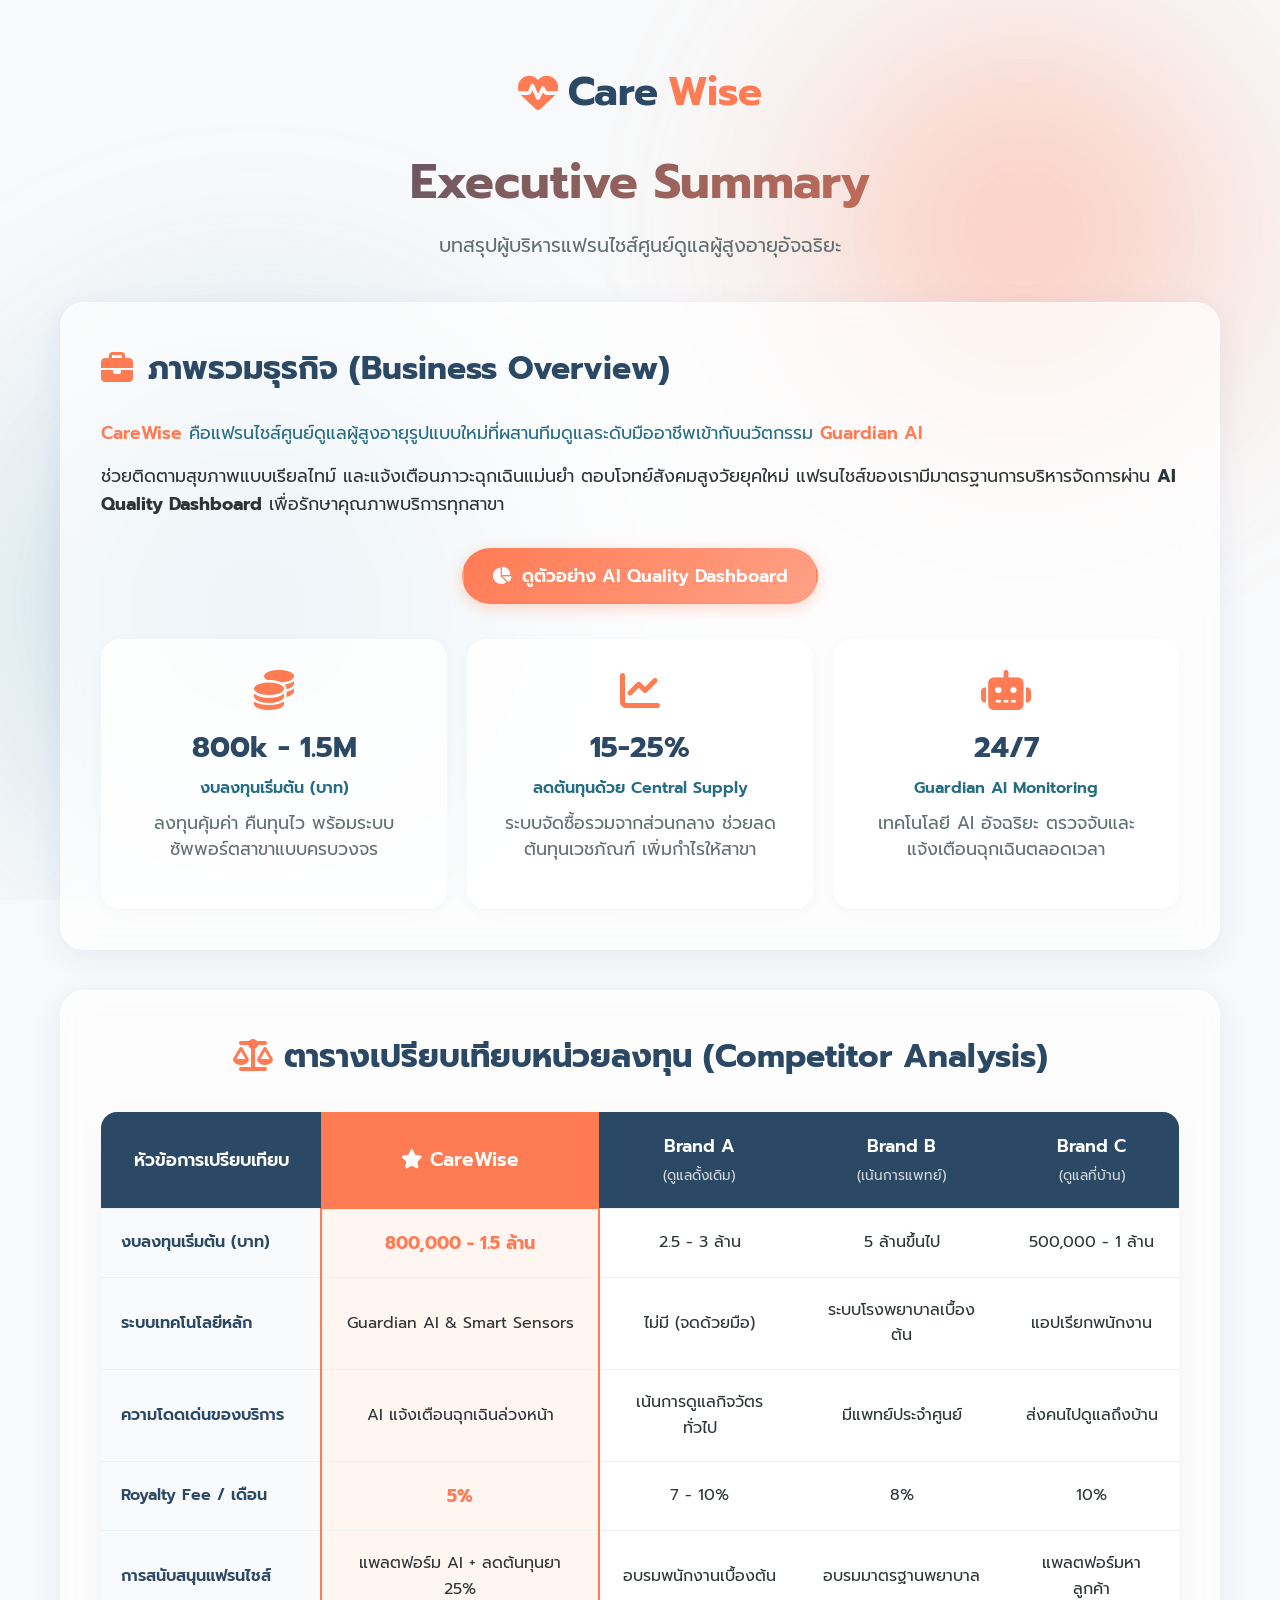
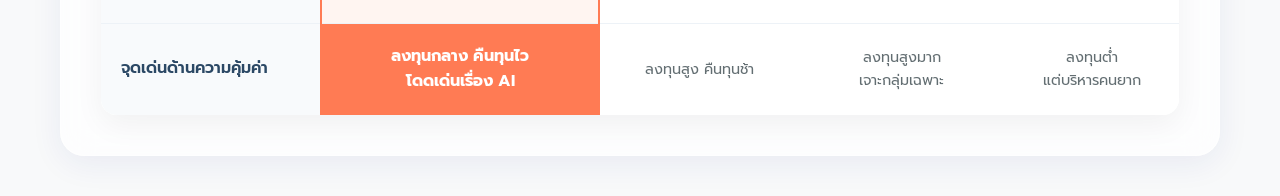
<file: index.html>
<!DOCTYPE html>
<html lang="th">
<head>
    <meta charset="UTF-8">
    <meta name="viewport" content="width=device-width, initial-scale=1.0">
    <title>CareWise | Executive Summary</title>
    <link href="https://fonts.googleapis.com/css2?family=Prompt:wght@300;400;500;600;700&display=swap" rel="stylesheet">
    <link rel="stylesheet" href="executive.css?v=1.0.4">
    <link rel="stylesheet" href="executive-mobile.css?v=1.0.4" media="screen and (max-width: 768px)">
    <link rel="stylesheet" href="https://cdnjs.cloudflare.com/ajax/libs/font-awesome/6.4.0/css/all.min.css">
</head>
<body>
    <div class="background-elements">
        <div class="blob blob-1"></div>
        <div class="blob blob-2"></div>
    </div>

    <header class="hero">
        <div class="container">
            <div class="logo">
                <i class="fa-solid fa-heart-pulse"></i> Care<span>Wise</span>
            </div>
            <h1>Executive Summary</h1>
            <p>บทสรุปผู้บริหารแฟรนไชส์ศูนย์ดูแลผู้สูงอายุอัจฉริยะ</p>
        </div>
    </header>

    <main class="container">
        <!-- Section: บทสรุปผู้บริหาร -->
        <section class="summary-card glass-panel">
            <div class="summary-content">
                <h2><i class="fa-solid fa-briefcase"></i> ภาพรวมธุรกิจ (Business Overview)</h2>
                <p class="highlight-text">
                    <strong>CareWise</strong> คือแฟรนไชส์ศูนย์ดูแลผู้สูงอายุรูปแบบใหม่ที่ผสานทีมดูแลระดับมืออาชีพเข้ากับนวัตกรรม <strong>Guardian AI</strong> 
                </p>
                <p>
                    ช่วยติดตามสุขภาพแบบเรียลไทม์ และแจ้งเตือนภาวะฉุกเฉินแม่นยำ ตอบโจทย์สังคมสูงวัยยุคใหม่ แฟรนไชส์ของเรามีมาตรฐานการบริหารจัดการผ่าน <strong>AI Quality Dashboard</strong> เพื่อรักษาคุณภาพบริการทุกสาขา
                </p>
                <div class="action-container" style="text-align: center; margin: 30px 0 10px;">
                    <a href="dashboard.html" class="btn-primary"><i class="fa-solid fa-chart-pie"></i> ดูตัวอย่าง AI Quality Dashboard</a>
                </div>
                <div class="stats-grid">
                    <div class="stat-item">
                        <i class="fa-solid fa-coins"></i>
                        <span class="stat-value">800k - 1.5M</span>
                        <span class="stat-label">งบลงทุนเริ่มต้น (บาท)</span>
                        <p class="stat-desc">ลงทุนคุ้มค่า คืนทุนไว พร้อมระบบซัพพอร์ตสาขาแบบครบวงจร</p>
                    </div>
                    <div class="stat-item">
                        <i class="fa-solid fa-chart-line"></i>
                        <span class="stat-value">15-25%</span>
                        <span class="stat-label">ลดต้นทุนด้วย Central Supply</span>
                        <p class="stat-desc">ระบบจัดซื้อรวมจากส่วนกลาง ช่วยลดต้นทุนเวชภัณฑ์ เพิ่มกำไรให้สาขา</p>
                    </div>
                    <div class="stat-item">
                        <i class="fa-solid fa-robot"></i>
                        <span class="stat-value">24/7</span>
                        <span class="stat-label">Guardian AI Monitoring</span>
                        <p class="stat-desc">เทคโนโลยี AI อัจฉริยะ ตรวจจับและแจ้งเตือนฉุกเฉินตลอดเวลา</p>
                    </div>
                </div>
            </div>
        </section>

        <!-- Section: ตารางเปรียบเทียบ -->
        <section class="comparison-section glass-panel">
            <h2><i class="fa-solid fa-scale-balanced"></i> ตารางเปรียบเทียบหน่วยลงทุน (Competitor Analysis)</h2>
            <div class="table-responsive">
                <table class="competitor-table">
                    <thead>
                        <tr>
                            <th>หัวข้อการเปรียบเทียบ</th>
                            <th class="carewise-col"><i class="fa-solid fa-star"></i> CareWise</th>
                            <th>Brand A <br><small>(ดูแลดั้งเดิม)</small></th>
                            <th>Brand B <br><small>(เน้นการแพทย์)</small></th>
                            <th>Brand C <br><small>(ดูแลที่บ้าน)</small></th>
                        </tr>
                    </thead>
                    <tbody>
                        <tr>
                            <td class="row-header">งบลงทุนเริ่มต้น (บาท)</td>
                            <td class="carewise-col highlight-cell">800,000 - 1.5 ล้าน</td>
                            <td>2.5 - 3 ล้าน</td>
                            <td>5 ล้านขึ้นไป</td>
                            <td>500,000 - 1 ล้าน</td>
                        </tr>
                        <tr>
                            <td class="row-header">ระบบเทคโนโลยีหลัก</td>
                            <td class="carewise-col">Guardian AI & Smart Sensors</td>
                            <td>ไม่มี (จดด้วยมือ)</td>
                            <td>ระบบโรงพยาบาลเบื้องต้น</td>
                            <td>แอปเรียกพนักงาน</td>
                        </tr>
                        <tr>
                            <td class="row-header">ความโดดเด่นของบริการ</td>
                            <td class="carewise-col">AI แจ้งเตือนฉุกเฉินล่วงหน้า</td>
                            <td>เน้นการดูแลกิจวัตรทั่วไป</td>
                            <td>มีแพทย์ประจำศูนย์</td>
                            <td>ส่งคนไปดูแลถึงบ้าน</td>
                        </tr>
                        <tr>
                            <td class="row-header">Royalty Fee / เดือน</td>
                            <td class="carewise-col highlight-cell">5%</td>
                            <td>7 - 10%</td>
                            <td>8%</td>
                            <td>10%</td>
                        </tr>
                        <tr>
                            <td class="row-header">การสนับสนุนแฟรนไชส์</td>
                            <td class="carewise-col">แพลตฟอร์ม AI + ลดต้นทุนยา 25%</td>
                            <td>อบรมพนักงานเบื้องต้น</td>
                            <td>อบรมมาตรฐานพยาบาล</td>
                            <td>แพลตฟอร์มหาลูกค้า</td>
                        </tr>
                        <tr class="final-row">
                            <td class="row-header">จุดเด่นด้านความคุ้มค่า</td>
                            <td class="carewise-col best-value">ลงทุนกลาง คืนทุนไว<br>โดดเด่นเรื่อง AI</td>
                            <td class="warning-value">ลงทุนสูง คืนทุนช้า</td>
                            <td class="warning-value">ลงทุนสูงมาก<br>เจาะกลุ่มเฉพาะ</td>
                            <td class="warning-value">ลงทุนต่ำ<br>แต่บริหารคนยาก</td>
                        </tr>
                    </tbody>
                </table>
            </div>
        </section>
    </main>

    <script src="executive.js?v=1.0.1"></script>
</body>
</html>
</file>
<file: executive.css>
:root {
    --primary: #FF7B54;
    --primary-light: #FFA186;
    --secondary: #2B4865;
    --secondary-light: #256D85;
    --background: #f8f9fa;
    --surface: rgba(255, 255, 255, 0.7);
    --text-main: #2d3436;
    --text-muted: #636e72;
    --glass-border: rgba(255, 255, 255, 0.5);
    --carewise-bg: rgba(255, 123, 84, 0.08);
}

* {
    margin: 0;
    padding: 0;
    box-sizing: border-box;
}

body {
    font-family: 'Prompt', sans-serif;
    background-color: var(--background);
    color: var(--text-main);
    line-height: 1.6;
    overflow-x: hidden;
    position: relative;
    min-height: 100vh;
}

/* Background animated blobs for modern glassmorphism look */
.background-elements {
    position: fixed;
    top: 0;
    left: 0;
    width: 100vw;
    height: 100vh;
    z-index: -1;
    overflow: hidden;
}

.blob {
    position: absolute;
    filter: blur(80px);
    border-radius: 50%;
    opacity: 0.6;
    animation: float 20s infinite alternate ease-in-out;
}

.blob-1 {
    top: -10%;
    right: -5%;
    width: 50vw;
    height: 50vw;
    background: radial-gradient(circle, var(--primary-light) 0%, transparent 70%);
}

.blob-2 {
    bottom: -10%;
    left: -10%;
    width: 60vw;
    height: 60vw;
    background: radial-gradient(circle, #8FBDD3 0%, transparent 70%);
    animation-delay: -10s;
}

@keyframes float {
    0% { transform: translate(0, 0) scale(1); }
    100% { transform: translate(-50px, 50px) scale(1.1); }
}

.container {
    max-width: 1200px;
    margin: 0 auto;
    padding: 0 20px;
}

/* Glassmorphism Panel */
.glass-panel {
    background: var(--surface);
    backdrop-filter: blur(16px);
    -webkit-backdrop-filter: blur(16px);
    border: 1px solid var(--glass-border);
    border-radius: 24px;
    box-shadow: 0 8px 32px 0 rgba(31, 38, 135, 0.07);
    margin-bottom: 40px;
    padding: 40px;
    transition: transform 0.3s ease, box-shadow 0.3s ease;
}

.glass-panel:hover {
    transform: translateY(-5px);
    box-shadow: 0 15px 40px 0 rgba(31, 38, 135, 0.12);
}

/* Hero Header */
.hero {
    text-align: center;
    padding: 60px 0 40px;
    animation: fadeInDown 0.8s ease-out;
}

.logo {
    font-size: 2.5rem;
    font-weight: 700;
    color: var(--secondary);
    margin-bottom: 20px;
    display: inline-flex;
    align-items: center;
    gap: 10px;
}

.logo i { color: var(--primary); }
.logo span { color: var(--primary); }

.hero h1 {
    font-size: 3rem;
    font-weight: 700;
    background: linear-gradient(135deg, var(--secondary), var(--primary));
    -webkit-background-clip: text;
    -webkit-text-fill-color: transparent;
    margin-bottom: 10px;
}

.hero p {
    font-size: 1.2rem;
    color: var(--text-muted);
}

/* Summary Section */
.summary-card h2 {
    color: var(--secondary);
    margin-bottom: 25px;
    font-size: 2rem;
    display: flex;
    align-items: center;
    gap: 15px;
}

.summary-card h2 i { color: var(--primary); }

.summary-content p {
    font-size: 1.1rem;
    margin-bottom: 15px;
}

.highlight-text {
    font-size: 1.3rem;
    color: var(--secondary-light);
}

.highlight-text strong {
    color: var(--primary);
    font-weight: 600;
}

/* Button Styles */
.btn-primary {
    display: inline-flex;
    align-items: center;
    gap: 10px;
    background: linear-gradient(135deg, var(--primary), var(--primary-light));
    color: white;
    padding: 12px 28px;
    border-radius: 50px;
    text-decoration: none;
    font-size: 1.1rem;
    font-weight: 600;
    box-shadow: 0 4px 15px rgba(255, 123, 84, 0.3);
    transition: all 0.3s ease;
    border: 2px solid transparent;
}

.btn-primary:hover {
    transform: translateY(-3px);
    box-shadow: 0 8px 25px rgba(255, 123, 84, 0.4);
    color: white;
}

/* Stats Cards */
.stats-grid {
    display: grid;
    grid-template-columns: repeat(auto-fit, minmax(250px, 1fr));
    gap: 20px;
    margin-top: 35px;
}

.stat-item {
    background: rgba(255, 255, 255, 0.8);
    padding: 30px;
    border-radius: 20px;
    text-align: center;
    border: 1px solid rgba(255,255,255,0.8);
    box-shadow: 0 4px 15px rgba(0,0,0,0.03);
    transition: all 0.3s ease;
}

.stat-item:hover {
    transform: translateY(-8px);
    border-color: var(--primary-light);
    box-shadow: 0 10px 25px rgba(255, 123, 84, 0.15);
}

.stat-item i {
    font-size: 2.5rem;
    color: var(--primary);
    margin-bottom: 15px;
}

.stat-value {
    display: block;
    font-size: 1.8rem;
    font-weight: 700;
    color: var(--secondary);
    margin-bottom: 5px;
}

.stat-label {
    display: block;
    font-size: 1rem;
    font-weight: 600;
    color: var(--secondary-light);
    margin-bottom: 8px;
}

.stat-desc {
    display: block;
    font-size: 0.85rem;
    color: var(--text-muted);
    line-height: 1.5;
}

/* Comparison Table */
.comparison-section h2 {
    color: var(--secondary);
    margin-bottom: 30px;
    font-size: 2rem;
    text-align: center;
}

.comparison-section h2 i { color: var(--primary); }

.table-responsive {
    overflow-x: auto;
    border-radius: 16px;
    box-shadow: 0 10px 30px rgba(0,0,0,0.05);
}

.competitor-table {
    width: 100%;
    border-collapse: collapse;
    background: white;
    text-align: left;
}

.competitor-table th, 
.competitor-table td {
    padding: 20px;
    border-bottom: 1px solid #edf2f7;
}

.competitor-table th {
    background: var(--secondary);
    color: white;
    font-weight: 600;
    font-size: 1.1rem;
    text-align: center;
}

.competitor-table td {
    text-align: center;
}

.competitor-table td.row-header {
    text-align: left;
}

.competitor-table th small {
    font-weight: 400;
    font-size: 0.85rem;
    opacity: 0.8;
}

.row-header {
    font-weight: 600;
    color: var(--secondary);
    background: #f8fafc;
    width: 220px;
}

.carewise-col {
    background-color: var(--carewise-bg);
    border-left: 2px solid var(--primary);
    border-right: 2px solid var(--primary);
}

th.carewise-col {
    background-color: var(--primary);
    border: none;
    font-size: 1.2rem;
}

.highlight-cell {
    font-weight: 700;
    color: var(--primary);
    font-size: 1.1rem;
}

.final-row td {
    border-bottom: none;
}

.best-value {
    background-color: var(--primary);
    color: white;
    font-weight: 700;
    border-bottom-left-radius: 0;
    border-bottom-right-radius: 0;
}

.warning-value {
    color: var(--text-muted);
    font-size: 0.9rem;
}

/* Entrance Animations */
@keyframes fadeInDown {
    from { opacity: 0; transform: translateY(-30px); }
    to { opacity: 1; transform: translateY(0); }
}

main > section {
    animation: fadeInDown 0.8s ease-out backwards;
}

main > section:nth-child(1) { animation-delay: 0.2s; }
main > section:nth-child(2) { animation-delay: 0.4s; }
</file>
<file: executive-mobile.css>
/* executive-mobile.css */
/* These styles apply automatically on mobile screens (max-width: 768px) */

.container {
    padding: 0 15px;
}

.hero {
    padding: 40px 0 20px;
}

.hero h1 {
    font-size: 2rem;
}

.hero p {
    font-size: 1rem;
}

.logo {
    font-size: 2rem;
}

.glass-panel {
    padding: 25px 20px;
    border-radius: 20px;
    margin-bottom: 30px;
}

.summary-card h2, .comparison-section h2 {
    font-size: 1.5rem;
    margin-bottom: 20px;
}

.highlight-text {
    font-size: 1.1rem;
}

.summary-content p {
    font-size: 1rem;
}

.stats-grid {
    grid-template-columns: 1fr;
    gap: 15px;
}

.stat-item {
    padding: 20px;
}

.stat-item i {
    font-size: 2rem;
}

.stat-value {
    font-size: 1.6rem;
}

/* Re-design table to be stacked cards for mobile (No scrollbar) */
.table-responsive {
    margin: 0;
    padding: 0;
    width: 100%;
    overflow-x: hidden;
    background: none;
    box-shadow: none;
}

.competitor-table, 
.competitor-table tbody, 
.competitor-table tr, 
.competitor-table td {
    display: block;
    width: 100%;
    white-space: normal;
    padding: 0;
}

.competitor-table thead {
    display: none; /* Hide original table header */
}

.competitor-table tr {
    margin-bottom: 25px;
    border-radius: 16px;
    background: white;
    box-shadow: 0 5px 20px rgba(0,0,0,0.08);
    border: 1px solid rgba(0,0,0,0.05);
    overflow: hidden;
}

.competitor-table td {
    display: flex;
    justify-content: space-between;
    align-items: center;
    padding: 15px 20px;
    text-align: right;
    border-bottom: 1px solid #f1f5f9;
    font-size: 0.95rem;
}

.competitor-table td:last-child {
    border-bottom: none;
}

/* Format the Row Header (Card Title) */
.competitor-table td.row-header {
    background: var(--secondary);
    color: white;
    justify-content: center;
    text-align: center;
    font-size: 1.1rem;
    font-weight: 600;
    width: 100%;
}

/* Pseudo-elements for labels */
.competitor-table td:not(.row-header)::before {
    font-weight: 600;
    text-align: left;
    color: var(--secondary);
    flex-shrink: 0;
    margin-right: 15px;
}

.competitor-table td:nth-of-type(2)::before { 
    content: "CareWise"; 
    color: var(--primary); 
    font-weight: 700;
}
.competitor-table td:nth-of-type(3)::before { content: "Brand A"; }
.competitor-table td:nth-of-type(4)::before { content: "Brand B"; }
.competitor-table td:nth-of-type(5)::before { content: "Brand C"; }

/* CareWise column highlighting in card mode */
.competitor-table td.carewise-col {
    background-color: var(--carewise-bg);
    border-left: none;
    border-right: none;
}

.competitor-table td.best-value {
    background-color: var(--primary);
    color: white;
    border-radius: 0;
}

.competitor-table td.best-value::before {
    color: white;
}

.highlight-cell {
    font-size: 1.05rem;
    color: var(--primary);
    font-weight: 700;
}
</file>
